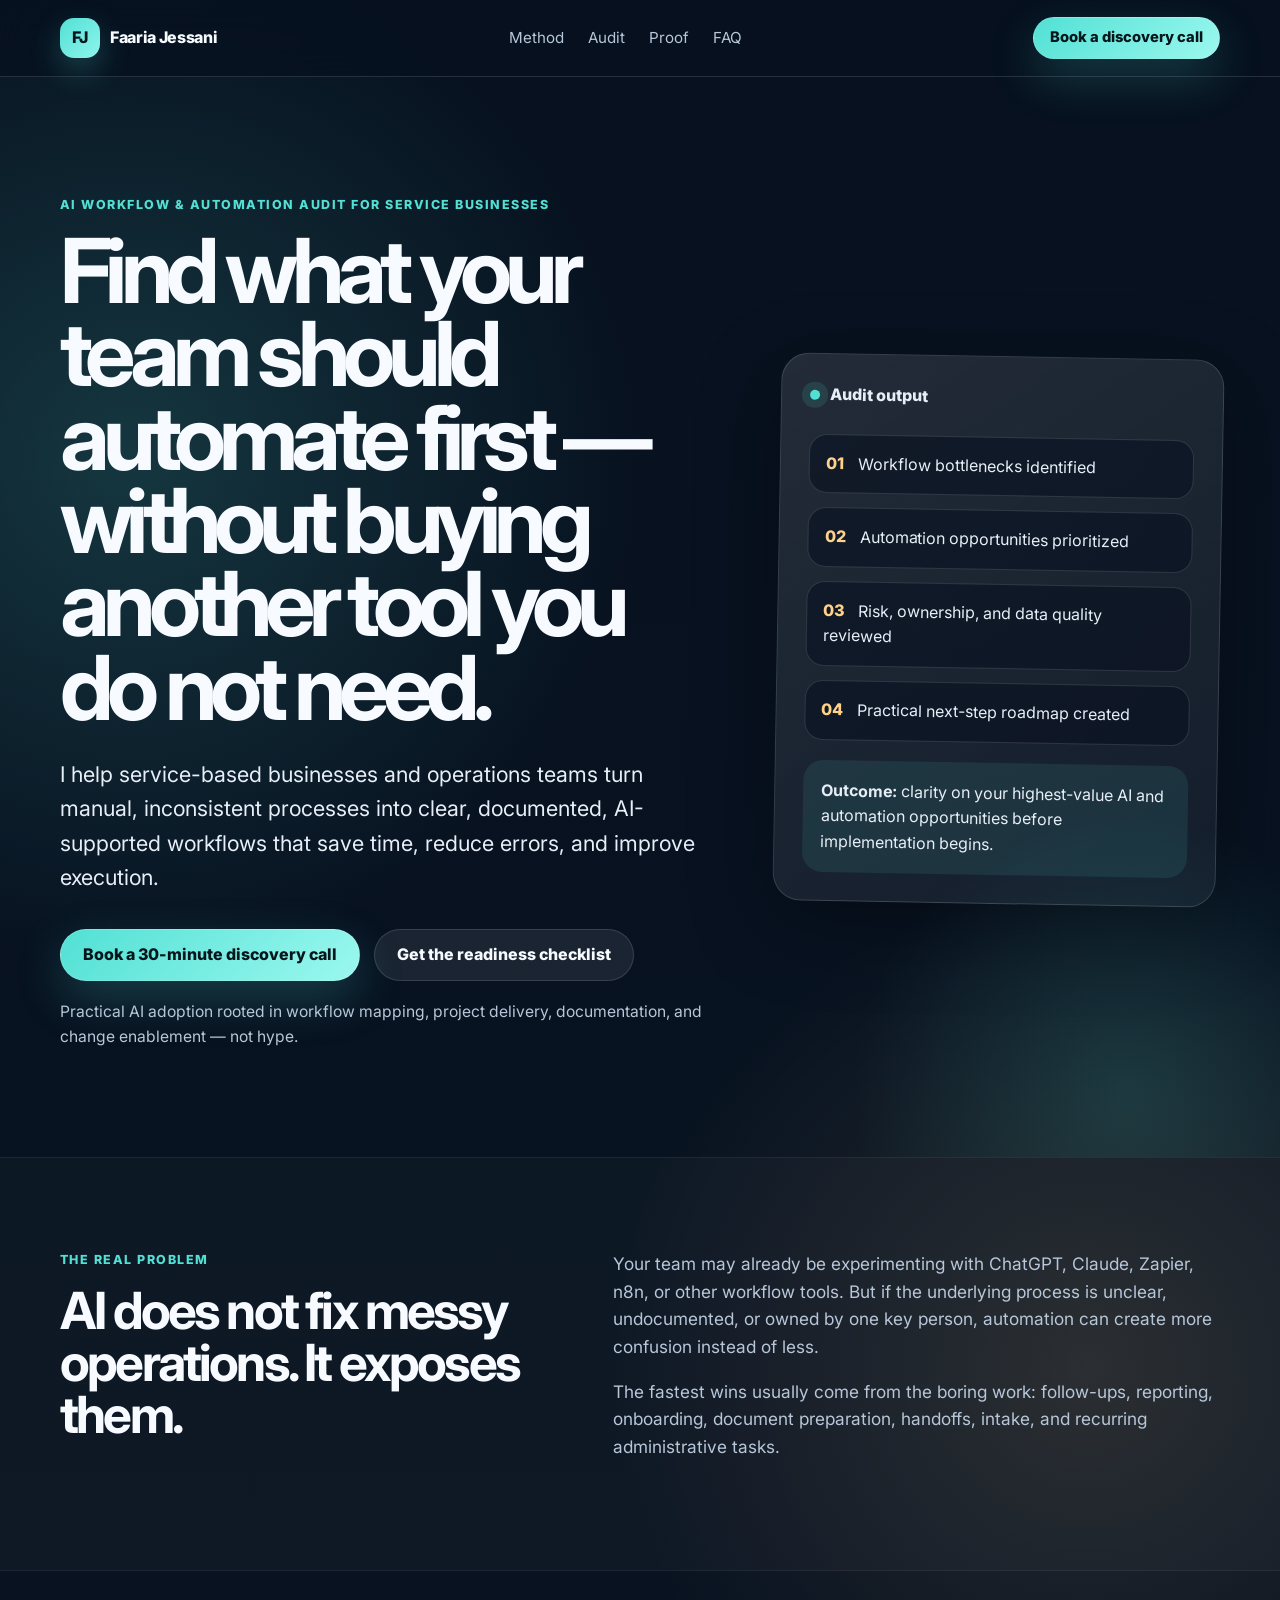
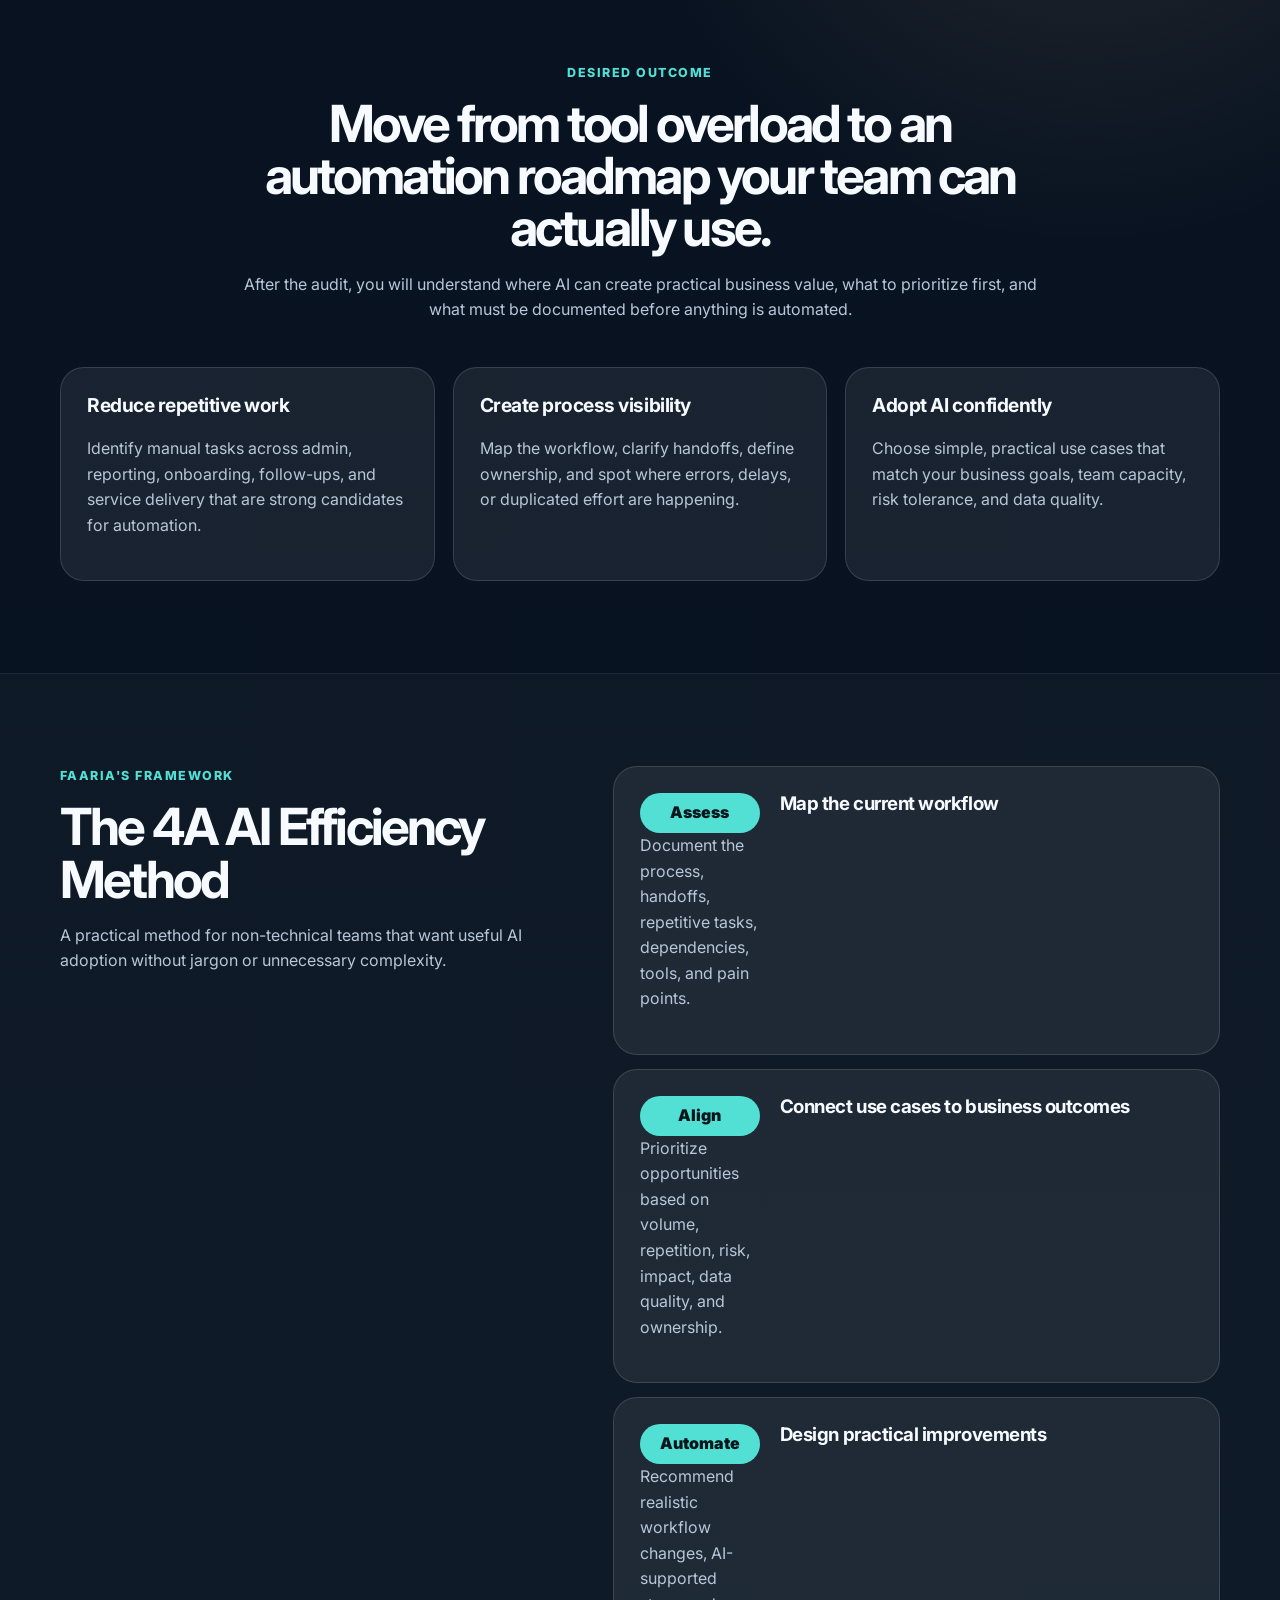
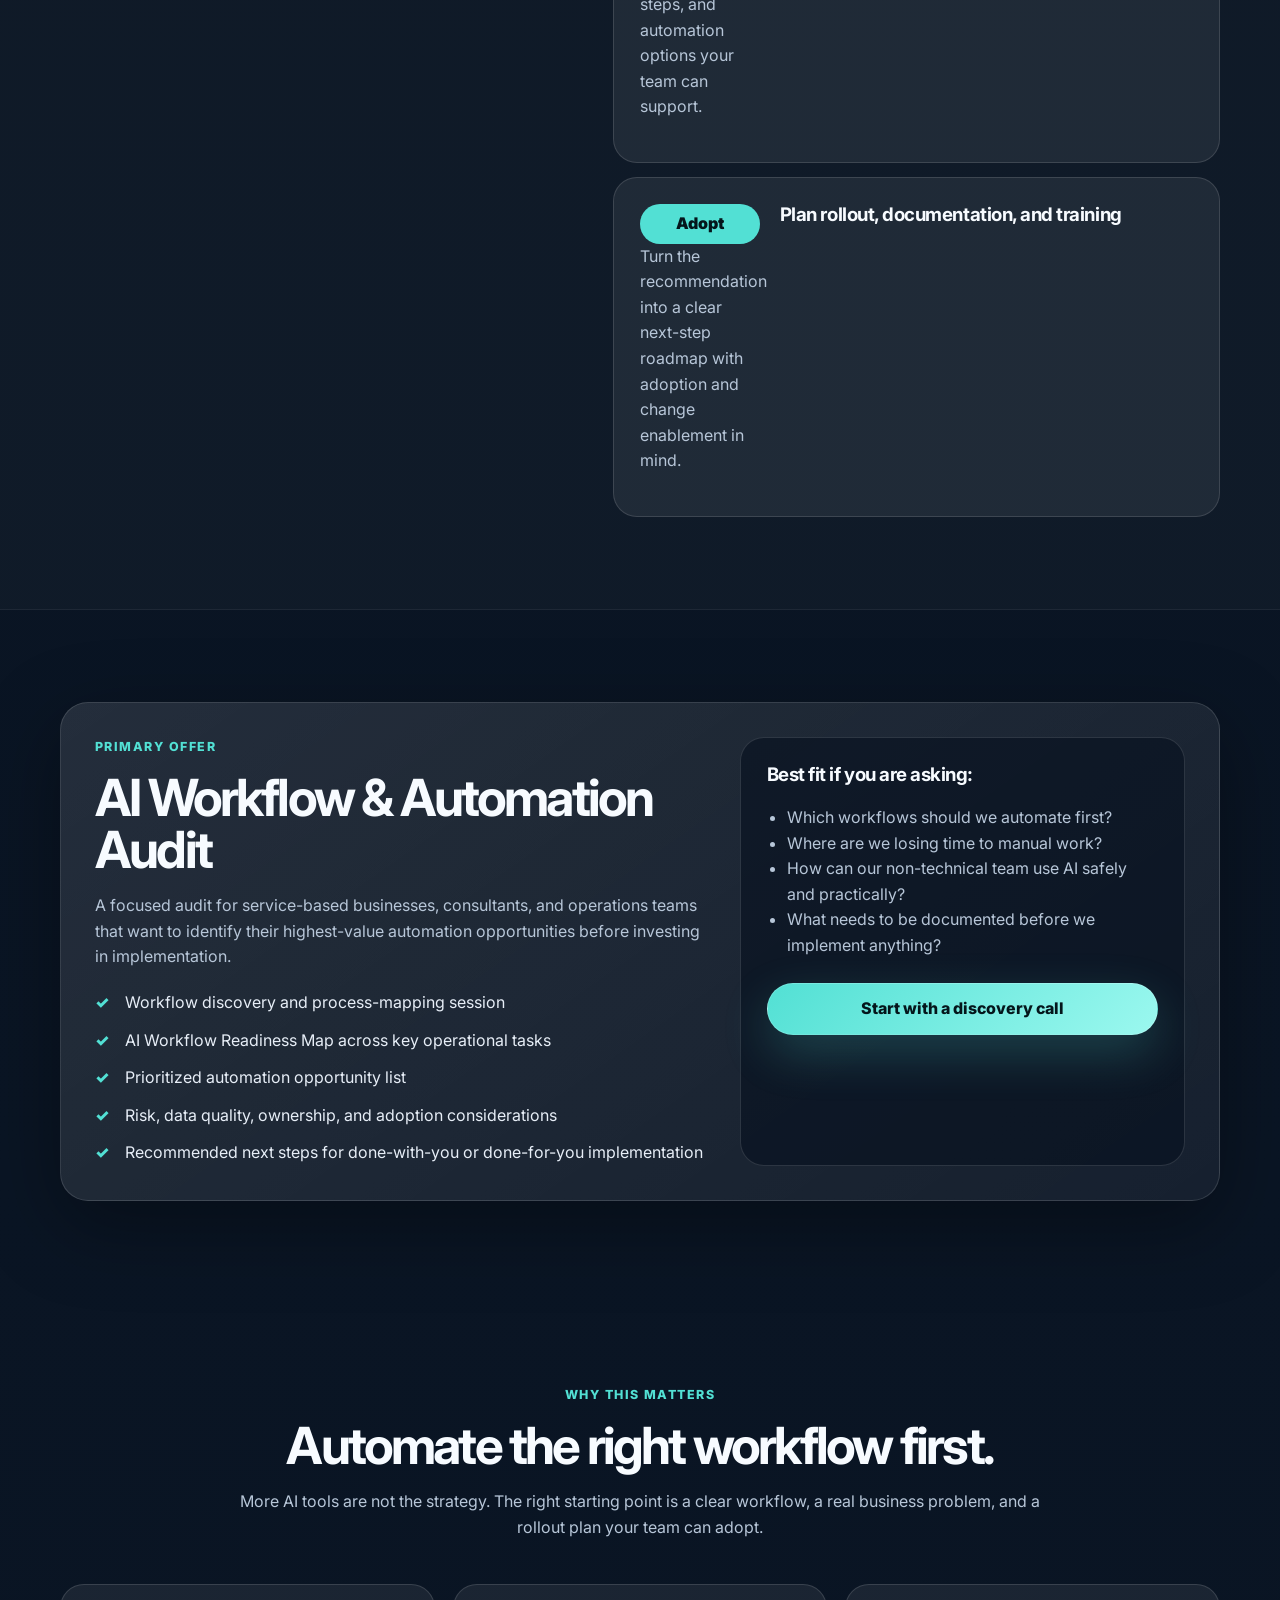
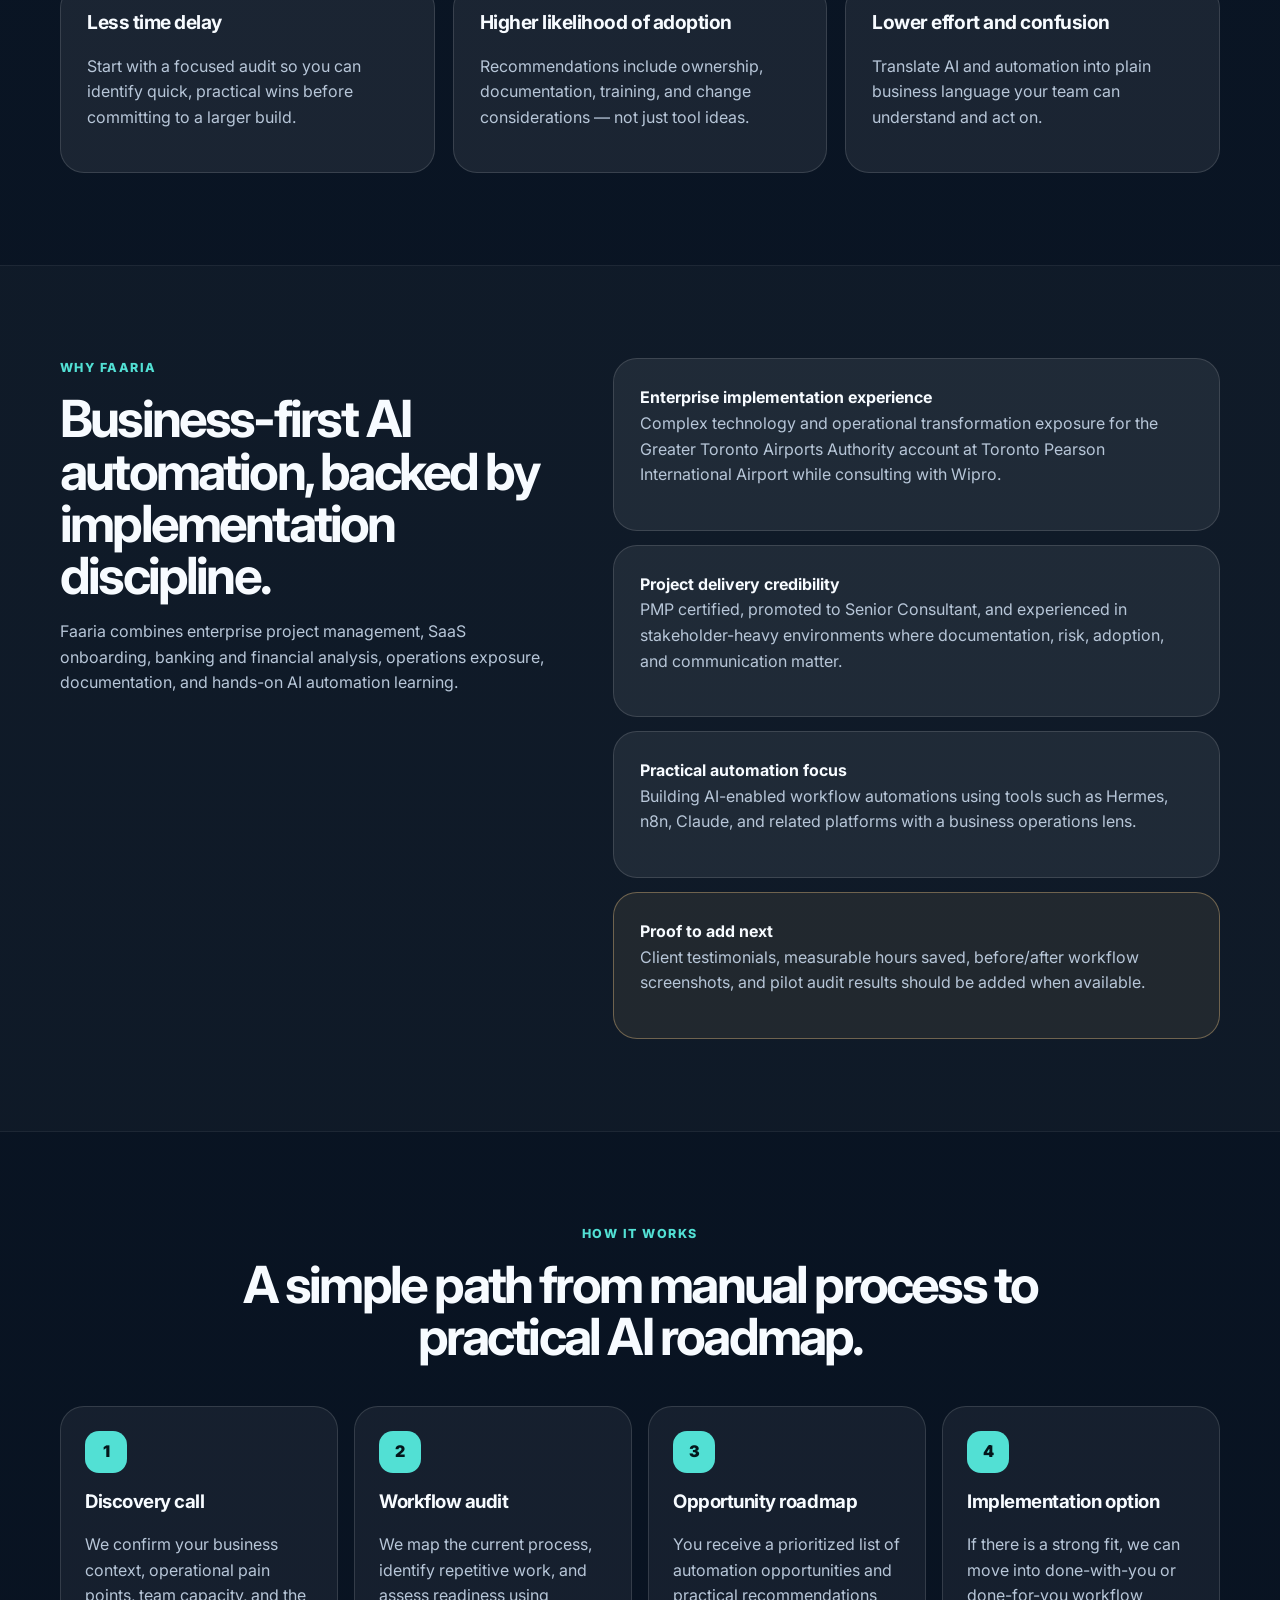
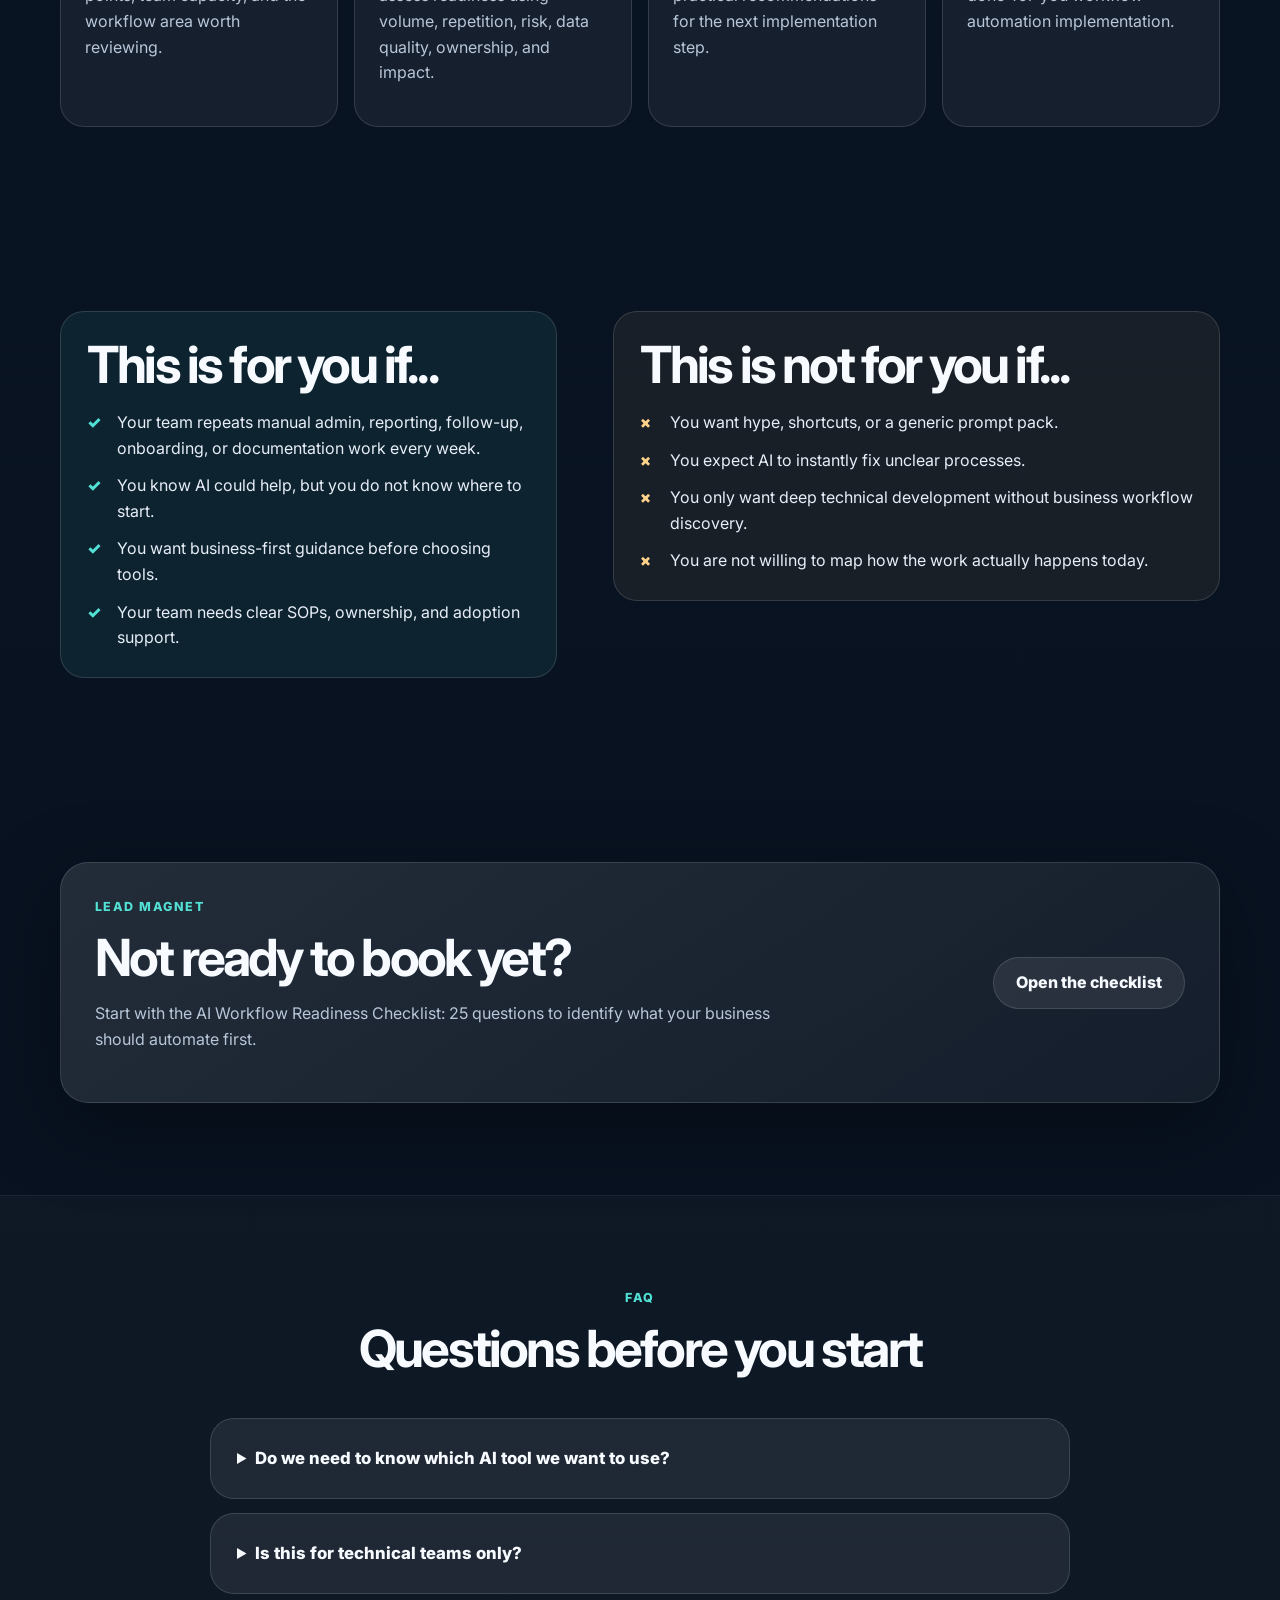
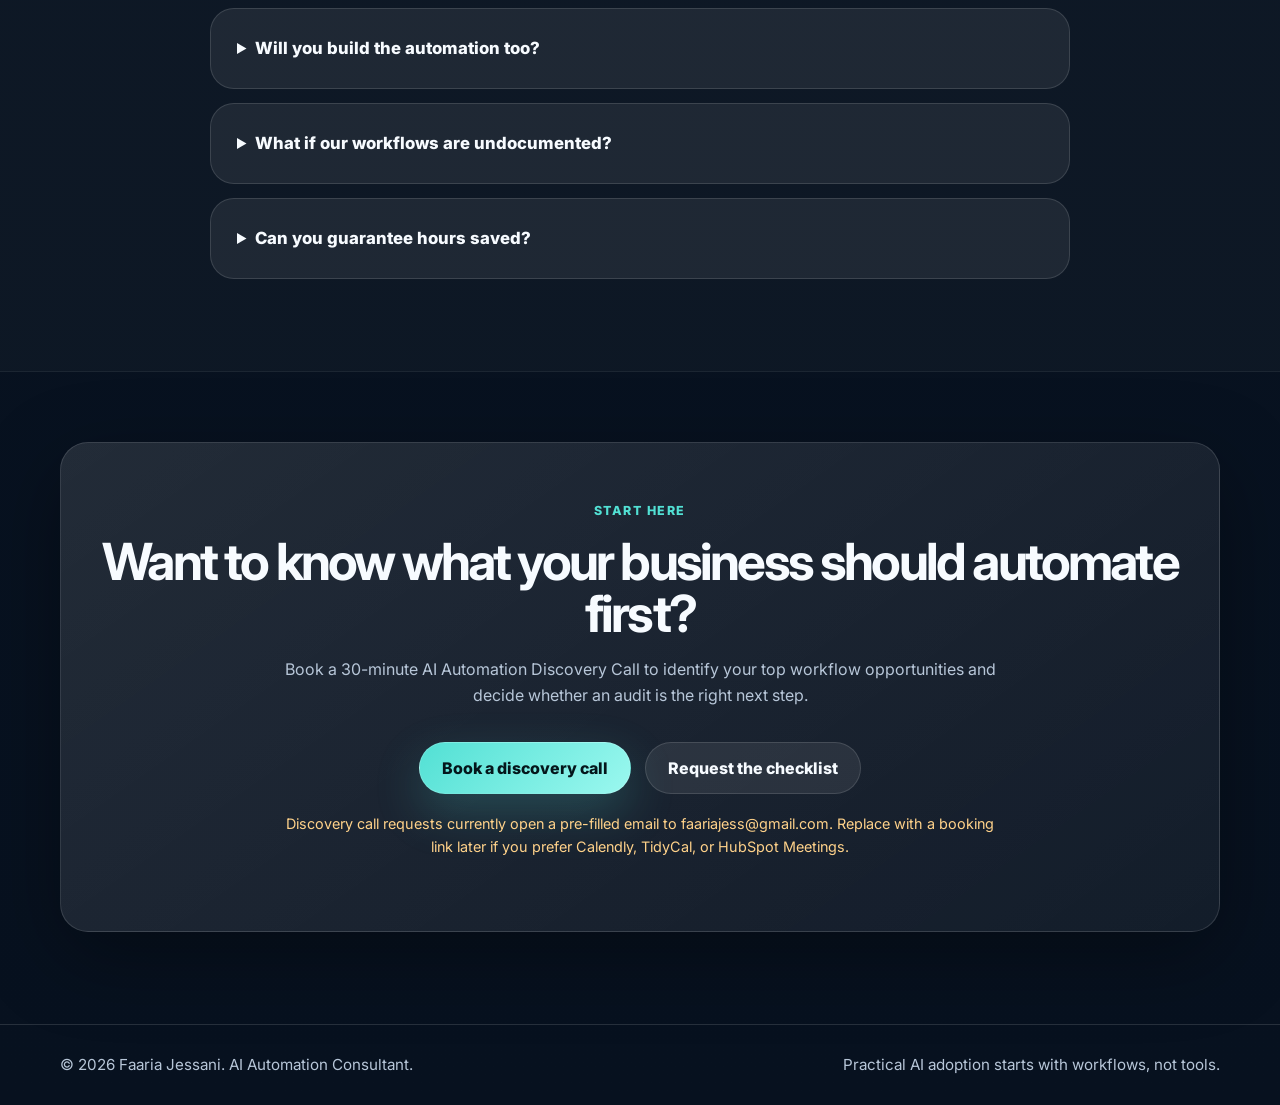
<file: index.html>
<!DOCTYPE html>
<html lang="en">
<head>
  <meta charset="UTF-8" />
  <meta name="viewport" content="width=device-width, initial-scale=1.0" />
  <title>AI Workflow & Automation Audit | Faaria Jessani</title>
  <meta name="description" content="A practical AI Workflow & Automation Audit for service-based businesses that want to reduce manual work, map better workflows, and adopt AI without overwhelm." />
  <meta property="og:title" content="AI Workflow & Automation Audit | Faaria Jessani" />
  <meta property="og:description" content="Find the repetitive workflows your service business should automate first, then leave with a clear practical AI adoption roadmap." />
  <meta property="og:type" content="website" />
  <meta property="og:image" content="https://faaria-ai-workflow-audit-landing.vercel.app/og-image.svg" />
  <meta property="og:url" content="https://faaria-ai-workflow-audit-landing.vercel.app/" />
  <meta name="twitter:card" content="summary_large_image" />
  <meta name="theme-color" content="#07111f" />
  <link rel="preconnect" href="https://fonts.googleapis.com">
  <link rel="preconnect" href="https://fonts.gstatic.com" crossorigin>
  <link href="https://fonts.googleapis.com/css2?family=Inter:wght@400;500;600;700;800&display=swap" rel="stylesheet">
  <link rel="stylesheet" href="styles.css" />
</head>
<body>
  <a class="skip-link" href="#main">Skip to content</a>

  <header class="site-header" aria-label="Primary navigation">
    <nav class="nav container">
      <a class="brand" href="#hero" aria-label="Faaria Jessani home">
        <span class="brand-mark">FJ</span>
        <span>Faaria Jessani</span>
      </a>
      <div class="nav-links" aria-label="Page sections">
        <a href="#method">Method</a>
        <a href="#offer">Audit</a>
        <a href="#proof">Proof</a>
        <a href="#faq">FAQ</a>
      </div>
      <a class="button button-small" href="#contact">Book a discovery call</a>
    </nav>
  </header>

  <main id="main">
    <section id="hero" class="hero section">
      <div class="container hero-grid">
        <div class="hero-copy">
          <p class="eyebrow">AI Workflow & Automation Audit for service businesses</p>
          <h1>Find what your team should automate first — without buying another tool you do not need.</h1>
          <p class="hero-subhead">I help service-based businesses and operations teams turn manual, inconsistent processes into clear, documented, AI-supported workflows that save time, reduce errors, and improve execution.</p>
          <div class="hero-actions" aria-label="Primary calls to action">
            <a class="button" href="#contact">Book a 30-minute discovery call</a>
            <a class="button button-secondary" href="checklist.html">Get the readiness checklist</a>
          </div>
          <p class="trust-line">Practical AI adoption rooted in workflow mapping, project delivery, documentation, and change enablement — not hype.</p>
        </div>
        <aside class="hero-card" aria-label="Audit outcome preview">
          <div class="card-header">
            <span class="status-dot"></span>
            <span>Audit output</span>
          </div>
          <ul class="audit-list">
            <li><span>01</span> Workflow bottlenecks identified</li>
            <li><span>02</span> Automation opportunities prioritized</li>
            <li><span>03</span> Risk, ownership, and data quality reviewed</li>
            <li><span>04</span> Practical next-step roadmap created</li>
          </ul>
          <div class="mini-metric">
            <strong>Outcome:</strong> clarity on your highest-value AI and automation opportunities before implementation begins.
          </div>
        </aside>
      </div>
    </section>

    <section class="section problem-section">
      <div class="container two-column">
        <div>
          <p class="eyebrow">The real problem</p>
          <h2>AI does not fix messy operations. It exposes them.</h2>
        </div>
        <div class="stacked-copy">
          <p>Your team may already be experimenting with ChatGPT, Claude, Zapier, n8n, or other workflow tools. But if the underlying process is unclear, undocumented, or owned by one key person, automation can create more confusion instead of less.</p>
          <p>The fastest wins usually come from the boring work: follow-ups, reporting, onboarding, document preparation, handoffs, intake, and recurring administrative tasks.</p>
        </div>
      </div>
    </section>

    <section class="section outcomes-section" aria-labelledby="outcomes-title">
      <div class="container">
        <div class="section-heading">
          <p class="eyebrow">Desired outcome</p>
          <h2 id="outcomes-title">Move from tool overload to an automation roadmap your team can actually use.</h2>
          <p>After the audit, you will understand where AI can create practical business value, what to prioritize first, and what must be documented before anything is automated.</p>
        </div>
        <div class="outcome-grid">
          <article class="outcome-card">
            <h3>Reduce repetitive work</h3>
            <p>Identify manual tasks across admin, reporting, onboarding, follow-ups, and service delivery that are strong candidates for automation.</p>
          </article>
          <article class="outcome-card">
            <h3>Create process visibility</h3>
            <p>Map the workflow, clarify handoffs, define ownership, and spot where errors, delays, or duplicated effort are happening.</p>
          </article>
          <article class="outcome-card">
            <h3>Adopt AI confidently</h3>
            <p>Choose simple, practical use cases that match your business goals, team capacity, risk tolerance, and data quality.</p>
          </article>
        </div>
      </div>
    </section>

    <section id="method" class="section method-section">
      <div class="container method-grid">
        <div class="section-heading align-left">
          <p class="eyebrow">Faaria's framework</p>
          <h2>The 4A AI Efficiency Method</h2>
          <p>A practical method for non-technical teams that want useful AI adoption without jargon or unnecessary complexity.</p>
        </div>
        <div class="method-steps">
          <article>
            <span>Assess</span>
            <h3>Map the current workflow</h3>
            <p>Document the process, handoffs, repetitive tasks, dependencies, tools, and pain points.</p>
          </article>
          <article>
            <span>Align</span>
            <h3>Connect use cases to business outcomes</h3>
            <p>Prioritize opportunities based on volume, repetition, risk, impact, data quality, and ownership.</p>
          </article>
          <article>
            <span>Automate</span>
            <h3>Design practical improvements</h3>
            <p>Recommend realistic workflow changes, AI-supported steps, and automation options your team can support.</p>
          </article>
          <article>
            <span>Adopt</span>
            <h3>Plan rollout, documentation, and training</h3>
            <p>Turn the recommendation into a clear next-step roadmap with adoption and change enablement in mind.</p>
          </article>
        </div>
      </div>
    </section>

    <section id="offer" class="section offer-section">
      <div class="container offer-card">
        <div class="offer-copy">
          <p class="eyebrow">Primary offer</p>
          <h2>AI Workflow & Automation Audit</h2>
          <p>A focused audit for service-based businesses, consultants, and operations teams that want to identify their highest-value automation opportunities before investing in implementation.</p>
          <ul class="check-list">
            <li>Workflow discovery and process-mapping session</li>
            <li>AI Workflow Readiness Map across key operational tasks</li>
            <li>Prioritized automation opportunity list</li>
            <li>Risk, data quality, ownership, and adoption considerations</li>
            <li>Recommended next steps for done-with-you or done-for-you implementation</li>
          </ul>
        </div>
        <div class="offer-panel">
          <h3>Best fit if you are asking:</h3>
          <ul>
            <li>Which workflows should we automate first?</li>
            <li>Where are we losing time to manual work?</li>
            <li>How can our non-technical team use AI safely and practically?</li>
            <li>What needs to be documented before we implement anything?</li>
          </ul>
          <a class="button full-width" href="#contact">Start with a discovery call</a>
        </div>
      </div>
    </section>

    <section class="section benefits-section">
      <div class="container">
        <div class="section-heading">
          <p class="eyebrow">Why this matters</p>
          <h2>Automate the right workflow first.</h2>
          <p>More AI tools are not the strategy. The right starting point is a clear workflow, a real business problem, and a rollout plan your team can adopt.</p>
        </div>
        <div class="benefit-grid">
          <article>
            <h3>Less time delay</h3>
            <p>Start with a focused audit so you can identify quick, practical wins before committing to a larger build.</p>
          </article>
          <article>
            <h3>Higher likelihood of adoption</h3>
            <p>Recommendations include ownership, documentation, training, and change considerations — not just tool ideas.</p>
          </article>
          <article>
            <h3>Lower effort and confusion</h3>
            <p>Translate AI and automation into plain business language your team can understand and act on.</p>
          </article>
        </div>
      </div>
    </section>

    <section id="proof" class="section proof-section">
      <div class="container proof-grid">
        <div>
          <p class="eyebrow">Why Faaria</p>
          <h2>Business-first AI automation, backed by implementation discipline.</h2>
          <p>Faaria combines enterprise project management, SaaS onboarding, banking and financial analysis, operations exposure, documentation, and hands-on AI automation learning.</p>
        </div>
        <div class="proof-list">
          <div>
            <strong>Enterprise implementation experience</strong>
            <p>Complex technology and operational transformation exposure for the Greater Toronto Airports Authority account at Toronto Pearson International Airport while consulting with Wipro.</p>
          </div>
          <div>
            <strong>Project delivery credibility</strong>
            <p>PMP certified, promoted to Senior Consultant, and experienced in stakeholder-heavy environments where documentation, risk, adoption, and communication matter.</p>
          </div>
          <div>
            <strong>Practical automation focus</strong>
            <p>Building AI-enabled workflow automations using tools such as Hermes, n8n, Claude, and related platforms with a business operations lens.</p>
          </div>
          <div class="proof-placeholder">
            <strong>Proof to add next</strong>
            <p>Client testimonials, measurable hours saved, before/after workflow screenshots, and pilot audit results should be added when available.</p>
          </div>
        </div>
      </div>
    </section>

    <section class="section how-section" aria-labelledby="how-title">
      <div class="container">
        <div class="section-heading">
          <p class="eyebrow">How it works</p>
          <h2 id="how-title">A simple path from manual process to practical AI roadmap.</h2>
        </div>
        <div class="timeline">
          <article>
            <span>1</span>
            <h3>Discovery call</h3>
            <p>We confirm your business context, operational pain points, team capacity, and the workflow area worth reviewing.</p>
          </article>
          <article>
            <span>2</span>
            <h3>Workflow audit</h3>
            <p>We map the current process, identify repetitive work, and assess readiness using volume, repetition, risk, data quality, ownership, and impact.</p>
          </article>
          <article>
            <span>3</span>
            <h3>Opportunity roadmap</h3>
            <p>You receive a prioritized list of automation opportunities and practical recommendations for the next implementation step.</p>
          </article>
          <article>
            <span>4</span>
            <h3>Implementation option</h3>
            <p>If there is a strong fit, we can move into done-with-you or done-for-you workflow automation implementation.</p>
          </article>
        </div>
      </div>
    </section>

    <section class="section fit-section">
      <div class="container fit-grid">
        <div class="fit-card good-fit">
          <h2>This is for you if...</h2>
          <ul class="check-list">
            <li>Your team repeats manual admin, reporting, follow-up, onboarding, or documentation work every week.</li>
            <li>You know AI could help, but you do not know where to start.</li>
            <li>You want business-first guidance before choosing tools.</li>
            <li>Your team needs clear SOPs, ownership, and adoption support.</li>
          </ul>
        </div>
        <div class="fit-card bad-fit">
          <h2>This is not for you if...</h2>
          <ul class="x-list">
            <li>You want hype, shortcuts, or a generic prompt pack.</li>
            <li>You expect AI to instantly fix unclear processes.</li>
            <li>You only want deep technical development without business workflow discovery.</li>
            <li>You are not willing to map how the work actually happens today.</li>
          </ul>
        </div>
      </div>
    </section>

    <section id="readiness-checklist" class="section checklist-section">
      <div class="container checklist-card">
        <div>
          <p class="eyebrow">Lead magnet</p>
          <h2>Not ready to book yet?</h2>
          <p>Start with the AI Workflow Readiness Checklist: 25 questions to identify what your business should automate first.</p>
        </div>
        <a class="button button-secondary" href="checklist.html">Open the checklist</a>
      </div>
    </section>

    <section id="faq" class="section faq-section">
      <div class="container">
        <div class="section-heading">
          <p class="eyebrow">FAQ</p>
          <h2>Questions before you start</h2>
        </div>
        <div class="faq-list">
          <details>
            <summary>Do we need to know which AI tool we want to use?</summary>
            <p>No. The audit is designed to help you identify the workflow and business problem first. Tool selection comes after clarity.</p>
          </details>
          <details>
            <summary>Is this for technical teams only?</summary>
            <p>No. This is built for service-based businesses and non-technical teams that want practical AI adoption support without jargon.</p>
          </details>
          <details>
            <summary>Will you build the automation too?</summary>
            <p>The audit identifies and prioritizes opportunities. If there is a strong fit, the next step can be done-with-you or done-for-you implementation.</p>
          </details>
          <details>
            <summary>What if our workflows are undocumented?</summary>
            <p>That is common. The audit helps surface the current process, clarify handoffs, and identify what needs documentation before automation.</p>
          </details>
          <details>
            <summary>Can you guarantee hours saved?</summary>
            <p>No guarantee is made without reviewing the workflow. The audit is designed to identify realistic improvement opportunities and what would need to be measured.</p>
          </details>
        </div>
      </div>
    </section>

    <section id="contact" class="section final-cta">
      <div class="container final-cta-card">
        <p class="eyebrow">Start here</p>
        <h2>Want to know what your business should automate first?</h2>
        <p>Book a 30-minute AI Automation Discovery Call to identify your top workflow opportunities and decide whether an audit is the right next step.</p>
        <div class="hero-actions center">
          <a class="button" href="mailto:faariajess@gmail.com?subject=AI%20Workflow%20%26%20Automation%20Audit%20Inquiry">Book a discovery call</a>
          <a class="button button-secondary" href="checklist.html">Request the checklist</a>
        </div>
        <p class="placeholder-note">Discovery call requests currently open a pre-filled email to faariajess@gmail.com. Replace with a booking link later if you prefer Calendly, TidyCal, or HubSpot Meetings.</p>
      </div>
    </section>
  </main>

  <footer class="site-footer">
    <div class="container footer-grid">
      <p>© <span id="year">2026</span> Faaria Jessani. AI Automation Consultant.</p>
      <p>Practical AI adoption starts with workflows, not tools.</p>
    </div>
  </footer>

  <script>
    document.getElementById('year').textContent = new Date().getFullYear();
  </script>
</body>
</html>
</file>
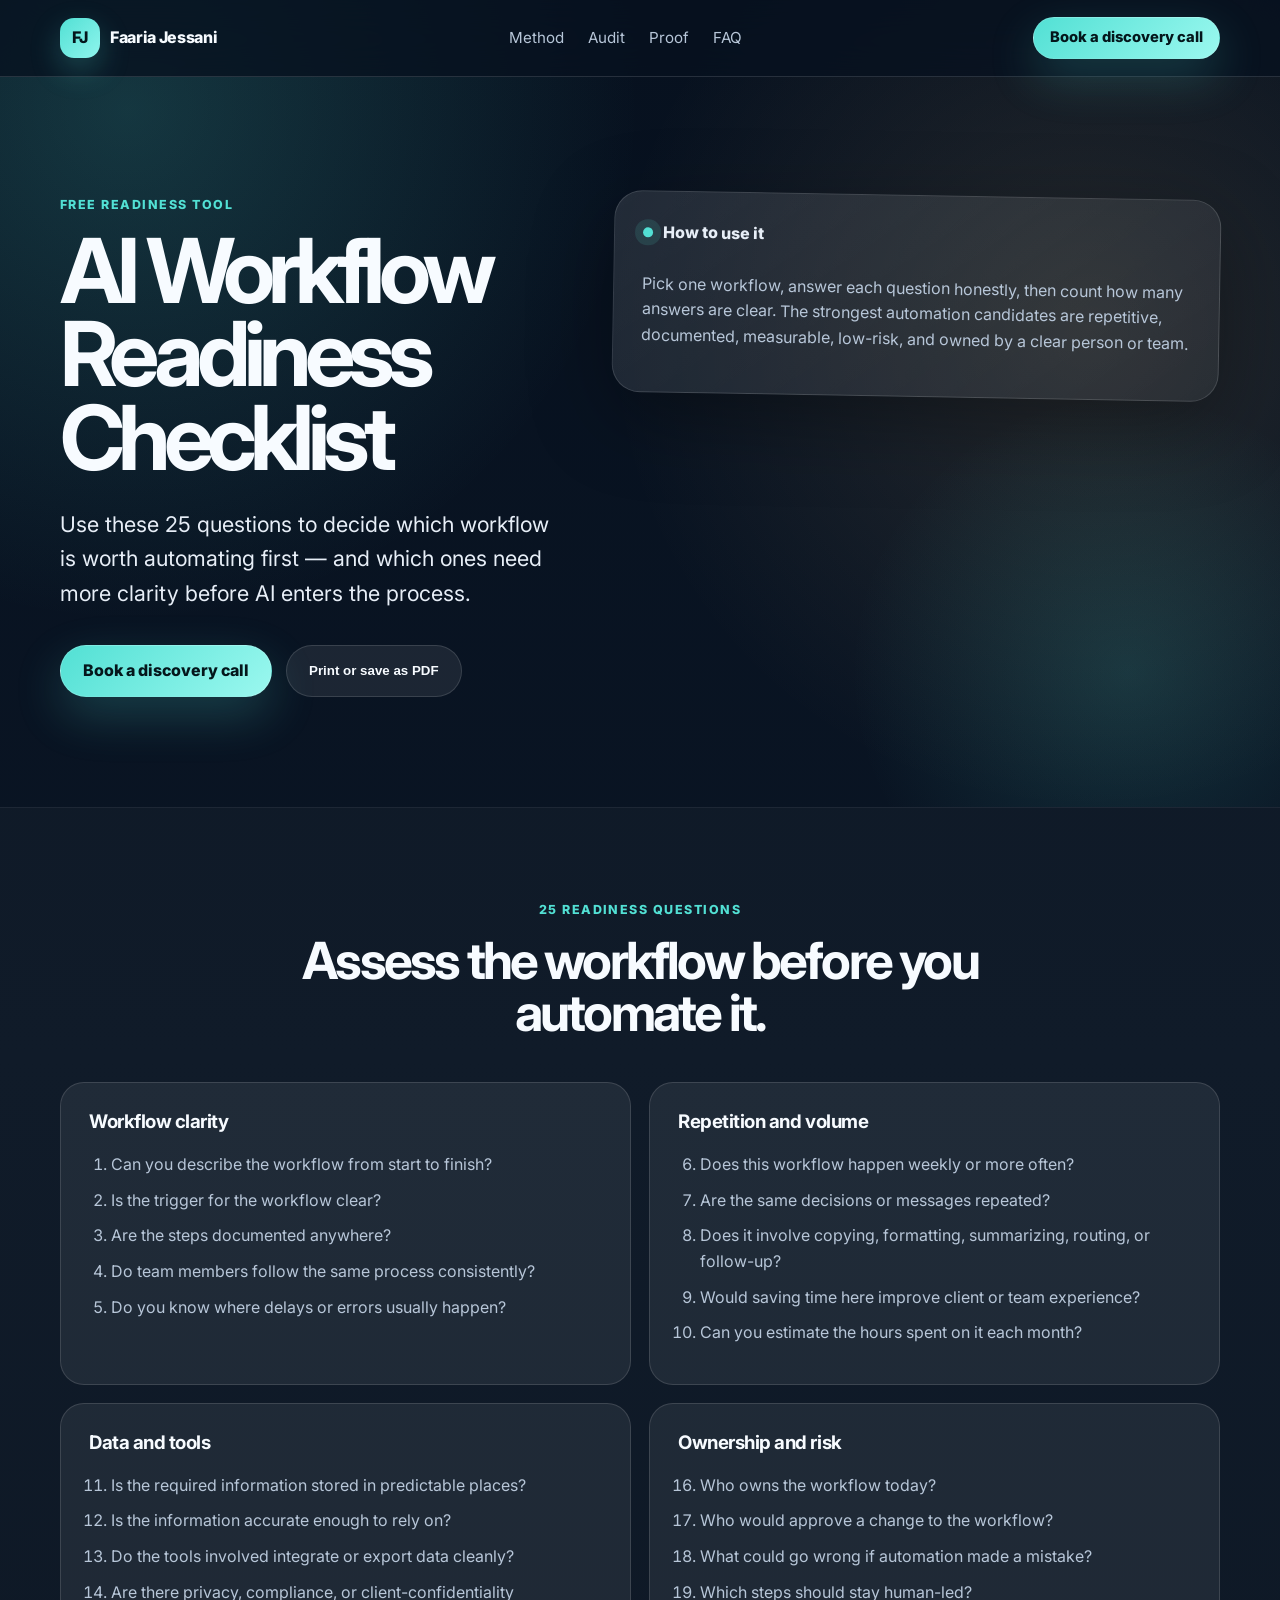
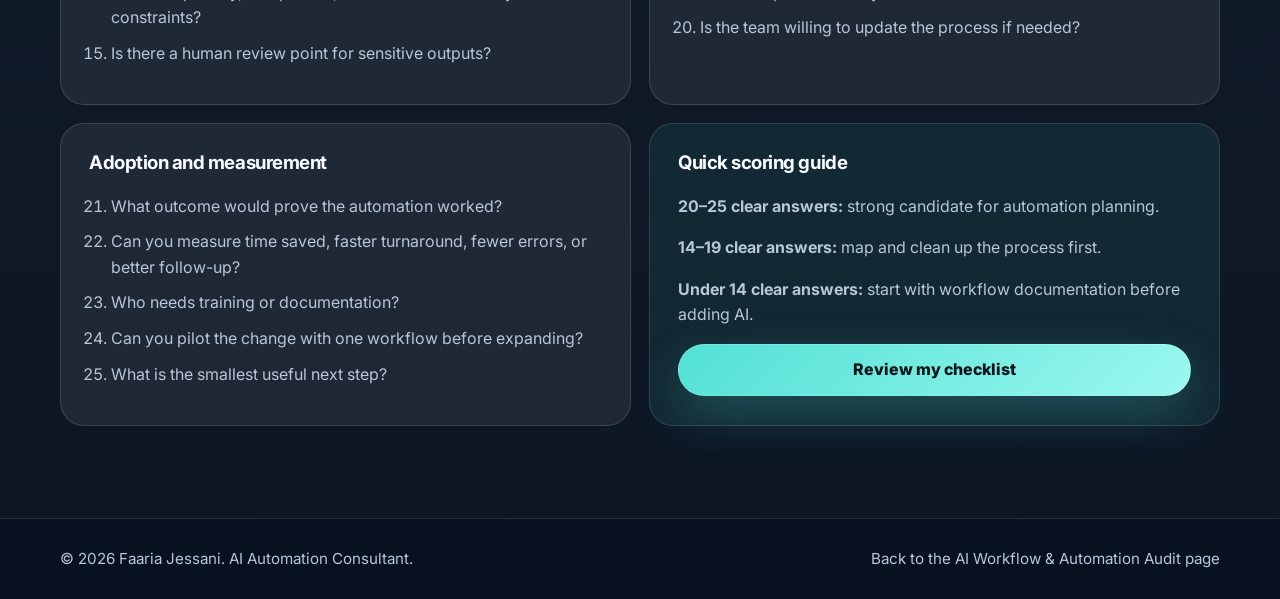
<file: checklist.html>
<!DOCTYPE html>
<html lang="en">
<head>
  <meta charset="UTF-8" />
  <meta name="viewport" content="width=device-width, initial-scale=1.0" />
  <title>AI Workflow Readiness Checklist | Faaria Jessani</title>
  <meta name="description" content="A practical 25-question checklist to identify which business workflows are ready for AI and automation." />
  <meta property="og:title" content="AI Workflow Readiness Checklist | Faaria Jessani" />
  <meta property="og:description" content="Use this checklist to assess workflow clarity, repetition, data quality, risk, ownership, and adoption readiness before automating." />
  <meta property="og:type" content="article" />
  <meta property="og:image" content="https://faaria-ai-workflow-audit-landing.vercel.app/og-image.svg" />
  <meta name="theme-color" content="#07111f" />
  <link rel="preconnect" href="https://fonts.googleapis.com">
  <link rel="preconnect" href="https://fonts.gstatic.com" crossorigin>
  <link href="https://fonts.googleapis.com/css2?family=Inter:wght@400;500;600;700;800&display=swap" rel="stylesheet">
  <link rel="stylesheet" href="styles.css" />
</head>
<body>
  <a class="skip-link" href="#main">Skip to content</a>
  <header class="site-header" aria-label="Primary navigation">
    <nav class="nav container">
      <a class="brand" href="index.html#hero" aria-label="Faaria Jessani home">
        <span class="brand-mark">FJ</span>
        <span>Faaria Jessani</span>
      </a>
      <div class="nav-links" aria-label="Page sections">
        <a href="index.html#method">Method</a>
        <a href="index.html#offer">Audit</a>
        <a href="index.html#proof">Proof</a>
        <a href="index.html#faq">FAQ</a>
      </div>
      <a class="button button-small" href="mailto:faariajess@gmail.com?subject=AI%20Workflow%20%26%20Automation%20Audit%20Inquiry">Book a discovery call</a>
    </nav>
  </header>

  <main id="main">
    <section class="hero section checklist-hero">
      <div class="container two-column">
        <div>
          <p class="eyebrow">Free readiness tool</p>
          <h1>AI Workflow Readiness Checklist</h1>
          <p class="hero-subhead">Use these 25 questions to decide which workflow is worth automating first — and which ones need more clarity before AI enters the process.</p>
          <div class="hero-actions">
            <a class="button" href="mailto:faariajess@gmail.com?subject=AI%20Workflow%20%26%20Automation%20Audit%20Inquiry">Book a discovery call</a>
            <button class="button button-secondary" type="button" onclick="window.print()">Print or save as PDF</button>
          </div>
        </div>
        <aside class="hero-card" aria-label="How to use this checklist">
          <div class="card-header"><span class="status-dot"></span><span>How to use it</span></div>
          <p>Pick one workflow, answer each question honestly, then count how many answers are clear. The strongest automation candidates are repetitive, documented, measurable, low-risk, and owned by a clear person or team.</p>
        </aside>
      </div>
    </section>

    <section class="section checklist-questions" aria-labelledby="questions-title">
      <div class="container">
        <div class="section-heading">
          <p class="eyebrow">25 readiness questions</p>
          <h2 id="questions-title">Assess the workflow before you automate it.</h2>
        </div>
        <div class="question-grid">
          <article><h3>Workflow clarity</h3><ol><li>Can you describe the workflow from start to finish?</li><li>Is the trigger for the workflow clear?</li><li>Are the steps documented anywhere?</li><li>Do team members follow the same process consistently?</li><li>Do you know where delays or errors usually happen?</li></ol></article>
          <article><h3>Repetition and volume</h3><ol start="6"><li>Does this workflow happen weekly or more often?</li><li>Are the same decisions or messages repeated?</li><li>Does it involve copying, formatting, summarizing, routing, or follow-up?</li><li>Would saving time here improve client or team experience?</li><li>Can you estimate the hours spent on it each month?</li></ol></article>
          <article><h3>Data and tools</h3><ol start="11"><li>Is the required information stored in predictable places?</li><li>Is the information accurate enough to rely on?</li><li>Do the tools involved integrate or export data cleanly?</li><li>Are there privacy, compliance, or client-confidentiality constraints?</li><li>Is there a human review point for sensitive outputs?</li></ol></article>
          <article><h3>Ownership and risk</h3><ol start="16"><li>Who owns the workflow today?</li><li>Who would approve a change to the workflow?</li><li>What could go wrong if automation made a mistake?</li><li>Which steps should stay human-led?</li><li>Is the team willing to update the process if needed?</li></ol></article>
          <article><h3>Adoption and measurement</h3><ol start="21"><li>What outcome would prove the automation worked?</li><li>Can you measure time saved, faster turnaround, fewer errors, or better follow-up?</li><li>Who needs training or documentation?</li><li>Can you pilot the change with one workflow before expanding?</li><li>What is the smallest useful next step?</li></ol></article>
          <article class="score-card"><h3>Quick scoring guide</h3><p><strong>20–25 clear answers:</strong> strong candidate for automation planning.</p><p><strong>14–19 clear answers:</strong> map and clean up the process first.</p><p><strong>Under 14 clear answers:</strong> start with workflow documentation before adding AI.</p><a class="button full-width" href="mailto:faariajess@gmail.com?subject=AI%20Workflow%20Readiness%20Checklist%20Review">Review my checklist</a></article>
        </div>
      </div>
    </section>
  </main>

  <footer class="site-footer">
    <div class="container footer-grid">
      <p>© <span id="year">2026</span> Faaria Jessani. AI Automation Consultant.</p>
      <p><a href="index.html">Back to the AI Workflow & Automation Audit page</a></p>
    </div>
  </footer>
  <script>document.getElementById('year').textContent = new Date().getFullYear();</script>
</body>
</html>
</file>
<file: styles.css>
:root {
  --bg: #07111f;
  --bg-soft: #0d1d31;
  --panel: rgba(255, 255, 255, 0.07);
  --panel-strong: rgba(255, 255, 255, 0.11);
  --text: #f7fbff;
  --muted: #b7c6d8;
  --soft: #e7eef7;
  --line: rgba(255, 255, 255, 0.13);
  --accent: #52e0d4;
  --accent-dark: #0e8f8b;
  --gold: #ffd28a;
  --navy: #07111f;
  --shadow: 0 24px 80px rgba(0, 0, 0, 0.34);
  --radius: 28px;
  --max: 1160px;
}

* { box-sizing: border-box; }
html { scroll-behavior: smooth; }
body {
  margin: 0;
  font-family: Inter, system-ui, -apple-system, BlinkMacSystemFont, "Segoe UI", sans-serif;
  color: var(--text);
  background:
    radial-gradient(circle at 10% 5%, rgba(82, 224, 212, 0.18), transparent 32rem),
    radial-gradient(circle at 85% 15%, rgba(255, 210, 138, 0.12), transparent 30rem),
    linear-gradient(180deg, #07111f 0%, #0a1524 48%, #07111f 100%);
  line-height: 1.6;
}

a { color: inherit; text-decoration: none; }
p, h1, h2, h3 { margin-top: 0; }
p { color: var(--muted); }

.container { width: min(var(--max), calc(100% - 40px)); margin: 0 auto; }
.section { padding: 92px 0; position: relative; }
.skip-link { position: absolute; left: -999px; top: 12px; background: var(--accent); color: #021316; padding: 10px 14px; border-radius: 999px; z-index: 20; }
.skip-link:focus { left: 12px; }

.site-header {
  position: sticky;
  top: 0;
  z-index: 10;
  backdrop-filter: blur(18px);
  background: rgba(7, 17, 31, 0.78);
  border-bottom: 1px solid var(--line);
}
.nav { min-height: 76px; display: flex; align-items: center; justify-content: space-between; gap: 24px; }
.brand { display: flex; align-items: center; gap: 10px; font-weight: 800; letter-spacing: -0.02em; }
.brand-mark { display: grid; place-items: center; width: 40px; height: 40px; border-radius: 14px; background: linear-gradient(135deg, var(--accent), #8ff5ed); color: #04161b; box-shadow: 0 12px 30px rgba(82, 224, 212, 0.25); }
.nav-links { display: flex; gap: 24px; color: var(--muted); font-size: 0.95rem; }
.nav-links a:hover { color: var(--text); }

.button {
  display: inline-flex;
  align-items: center;
  justify-content: center;
  min-height: 52px;
  padding: 0 22px;
  border-radius: 999px;
  background: linear-gradient(135deg, var(--accent), #9bf8ef);
  color: #04161b;
  font-weight: 800;
  box-shadow: 0 18px 48px rgba(82, 224, 212, 0.22);
  border: 1px solid rgba(255, 255, 255, 0.15);
  transition: transform 180ms ease, box-shadow 180ms ease;
}
.button:hover { transform: translateY(-2px); box-shadow: 0 22px 58px rgba(82, 224, 212, 0.28); }
.button-secondary { background: rgba(255, 255, 255, 0.08); color: var(--text); box-shadow: none; border-color: var(--line); }
.button-small { min-height: 42px; padding: 0 16px; font-size: 0.92rem; }
.full-width { width: 100%; }

.hero { padding: 118px 0 92px; overflow: hidden; }
.hero::after { content: ""; position: absolute; inset: auto -10% -20% auto; width: 560px; height: 560px; background: radial-gradient(circle, rgba(82, 224, 212, 0.15), transparent 70%); pointer-events: none; }
.hero-grid { display: grid; grid-template-columns: minmax(0, 1.08fr) minmax(330px, 0.72fr); gap: 52px; align-items: center; }
.eyebrow { color: var(--accent); font-weight: 800; text-transform: uppercase; letter-spacing: 0.12em; font-size: 0.78rem; margin-bottom: 14px; }
h1 { font-size: clamp(3rem, 7vw, 5.9rem); line-height: 0.93; letter-spacing: -0.075em; max-width: 900px; margin-bottom: 28px; }
.hero-subhead { font-size: clamp(1.08rem, 2vw, 1.35rem); max-width: 760px; color: var(--soft); }
.hero-actions { display: flex; flex-wrap: wrap; gap: 14px; margin: 34px 0 18px; }
.hero-actions.center { justify-content: center; }
.trust-line { font-size: 0.98rem; color: var(--muted); max-width: 680px; }

.hero-card, .offer-card, .final-cta-card, .checklist-card {
  background: linear-gradient(145deg, rgba(255,255,255,0.11), rgba(255,255,255,0.05));
  border: 1px solid var(--line);
  border-radius: var(--radius);
  box-shadow: var(--shadow);
}
.hero-card { padding: 28px; transform: rotate(1deg); }
.card-header { display: flex; align-items: center; gap: 10px; color: var(--soft); font-weight: 800; margin-bottom: 26px; }
.status-dot { width: 10px; height: 10px; border-radius: 50%; background: var(--accent); box-shadow: 0 0 0 8px rgba(82,224,212,0.12); }
.audit-list { list-style: none; margin: 0; padding: 0; display: grid; gap: 14px; }
.audit-list li { background: rgba(7, 17, 31, 0.58); border: 1px solid var(--line); border-radius: 18px; padding: 16px; color: var(--soft); }
.audit-list span { color: var(--gold); font-weight: 800; margin-right: 10px; }
.mini-metric { margin-top: 20px; padding: 18px; border-radius: 20px; background: rgba(82, 224, 212, 0.1); color: var(--soft); }

.two-column, .proof-grid, .fit-grid, .method-grid { display: grid; grid-template-columns: 0.9fr 1.1fr; gap: 56px; align-items: start; }
h2 { font-size: clamp(2rem, 4vw, 3.75rem); line-height: 1.02; letter-spacing: -0.055em; margin-bottom: 18px; }
h3 { color: var(--text); line-height: 1.2; letter-spacing: -0.025em; }
.stacked-copy p { font-size: 1.08rem; }
.problem-section, .method-section, .proof-section, .faq-section { background: rgba(255, 255, 255, 0.025); border-block: 1px solid rgba(255,255,255,0.06); }

.section-heading { text-align: center; max-width: 820px; margin: 0 auto 44px; }
.section-heading.align-left { text-align: left; margin-left: 0; }
.outcome-grid, .benefit-grid { display: grid; grid-template-columns: repeat(3, 1fr); gap: 18px; }
.outcome-card, .benefit-grid article, .method-steps article, .fit-card, .proof-list > div, .faq-list details {
  background: var(--panel);
  border: 1px solid var(--line);
  border-radius: 24px;
  padding: 26px;
}
.outcome-card h3, .benefit-grid h3 { font-size: 1.2rem; }

.method-steps { display: grid; gap: 14px; }
.method-steps article { display: grid; grid-template-columns: 120px 1fr; column-gap: 20px; align-items: start; }
.method-steps span { color: #04161b; background: var(--accent); border-radius: 999px; padding: 7px 12px; font-weight: 900; text-align: center; }
.method-steps h3 { margin-bottom: 6px; }

.offer-card { display: grid; grid-template-columns: 1fr 0.72fr; gap: 26px; padding: 34px; }
.offer-panel { background: rgba(7, 17, 31, 0.62); border: 1px solid var(--line); border-radius: 24px; padding: 26px; }
.check-list, .x-list { padding: 0; margin: 20px 0 0; list-style: none; display: grid; gap: 12px; }
.check-list li, .x-list li { position: relative; padding-left: 30px; color: var(--soft); }
.check-list li::before { content: "✓"; position: absolute; left: 0; color: var(--accent); font-weight: 900; }
.x-list li::before { content: "×"; position: absolute; left: 0; color: var(--gold); font-weight: 900; }
.offer-panel ul { color: var(--muted); padding-left: 20px; margin-bottom: 24px; }

.proof-list { display: grid; gap: 14px; }
.proof-list strong { color: var(--text); }
.proof-placeholder { border-color: rgba(255, 210, 138, 0.35) !important; background: rgba(255, 210, 138, 0.08) !important; }

.timeline { display: grid; grid-template-columns: repeat(4, 1fr); gap: 16px; counter-reset: steps; }
.timeline article { background: rgba(255, 255, 255, 0.055); border: 1px solid var(--line); border-radius: 24px; padding: 24px; }
.timeline span { display: grid; place-items: center; width: 42px; height: 42px; border-radius: 14px; background: var(--accent); color: #04161b; font-weight: 900; margin-bottom: 18px; }

.fit-card.good-fit { background: rgba(82, 224, 212, 0.08); }
.fit-card.bad-fit { background: rgba(255, 210, 138, 0.065); }
.checklist-card { display: flex; align-items: center; justify-content: space-between; gap: 28px; padding: 34px; }
.checklist-card p { max-width: 680px; }

.faq-list { max-width: 860px; margin: 0 auto; display: grid; gap: 14px; }
.faq-list summary { cursor: pointer; color: var(--text); font-weight: 800; font-size: 1.05rem; }
.faq-list p { margin: 14px 0 0; }
.final-cta { padding-top: 70px; }
.final-cta-card { text-align: center; padding: 58px 34px; }
.final-cta-card p { max-width: 720px; margin-left: auto; margin-right: auto; }
.placeholder-note { font-size: 0.9rem; color: var(--gold); margin-top: 16px; }
.site-footer { border-top: 1px solid var(--line); padding: 28px 0; }
.footer-grid { display: flex; justify-content: space-between; gap: 20px; color: var(--muted); font-size: 0.95rem; }
.footer-grid p { margin: 0; }


.checklist-hero h1 { max-width: 760px; }
.checklist-questions { background: rgba(255, 255, 255, 0.025); border-top: 1px solid rgba(255,255,255,0.06); }
.question-grid { display: grid; grid-template-columns: repeat(2, 1fr); gap: 18px; }
.question-grid article {
  background: var(--panel);
  border: 1px solid var(--line);
  border-radius: 24px;
  padding: 28px;
}
.question-grid ol { margin: 14px 0 0; padding-left: 22px; color: var(--muted); }
.question-grid li { margin-bottom: 10px; }
.score-card { background: rgba(82, 224, 212, 0.08) !important; }
@media print {
  .site-header, .hero-actions, .site-footer, .skip-link { display: none !important; }
  body { background: #fff; color: #111827; }
  p, .question-grid ol { color: #374151; }
  .section { padding: 28px 0; }
  .question-grid { grid-template-columns: 1fr; }
  .question-grid article, .hero-card { break-inside: avoid; border-color: #d1d5db; background: #fff !important; box-shadow: none; }
}

@media (max-width: 920px) {
  .nav-links { display: none; }
  .hero-grid, .two-column, .proof-grid, .fit-grid, .method-grid, .offer-card { grid-template-columns: 1fr; }
  .hero { padding-top: 88px; }
  .outcome-grid, .benefit-grid, .timeline, .question-grid { grid-template-columns: 1fr 1fr; }
  .hero-card { transform: none; }
}

@media (max-width: 640px) {
  .container { width: min(100% - 28px, var(--max)); }
  .section { padding: 68px 0; }
  .nav { min-height: 68px; }
  .nav .button { display: none; }
  h1 { font-size: clamp(2.65rem, 15vw, 4.5rem); }
  h2 { font-size: 2.25rem; }
  .hero-actions, .checklist-card, .footer-grid { flex-direction: column; align-items: stretch; }
  .button { width: 100%; text-align: center; }
  .outcome-grid, .benefit-grid, .timeline, .question-grid { grid-template-columns: 1fr; }
  .method-steps article { grid-template-columns: 1fr; gap: 14px; }
  .offer-card, .hero-card, .final-cta-card, .checklist-card { padding: 24px; }
}
</file>
